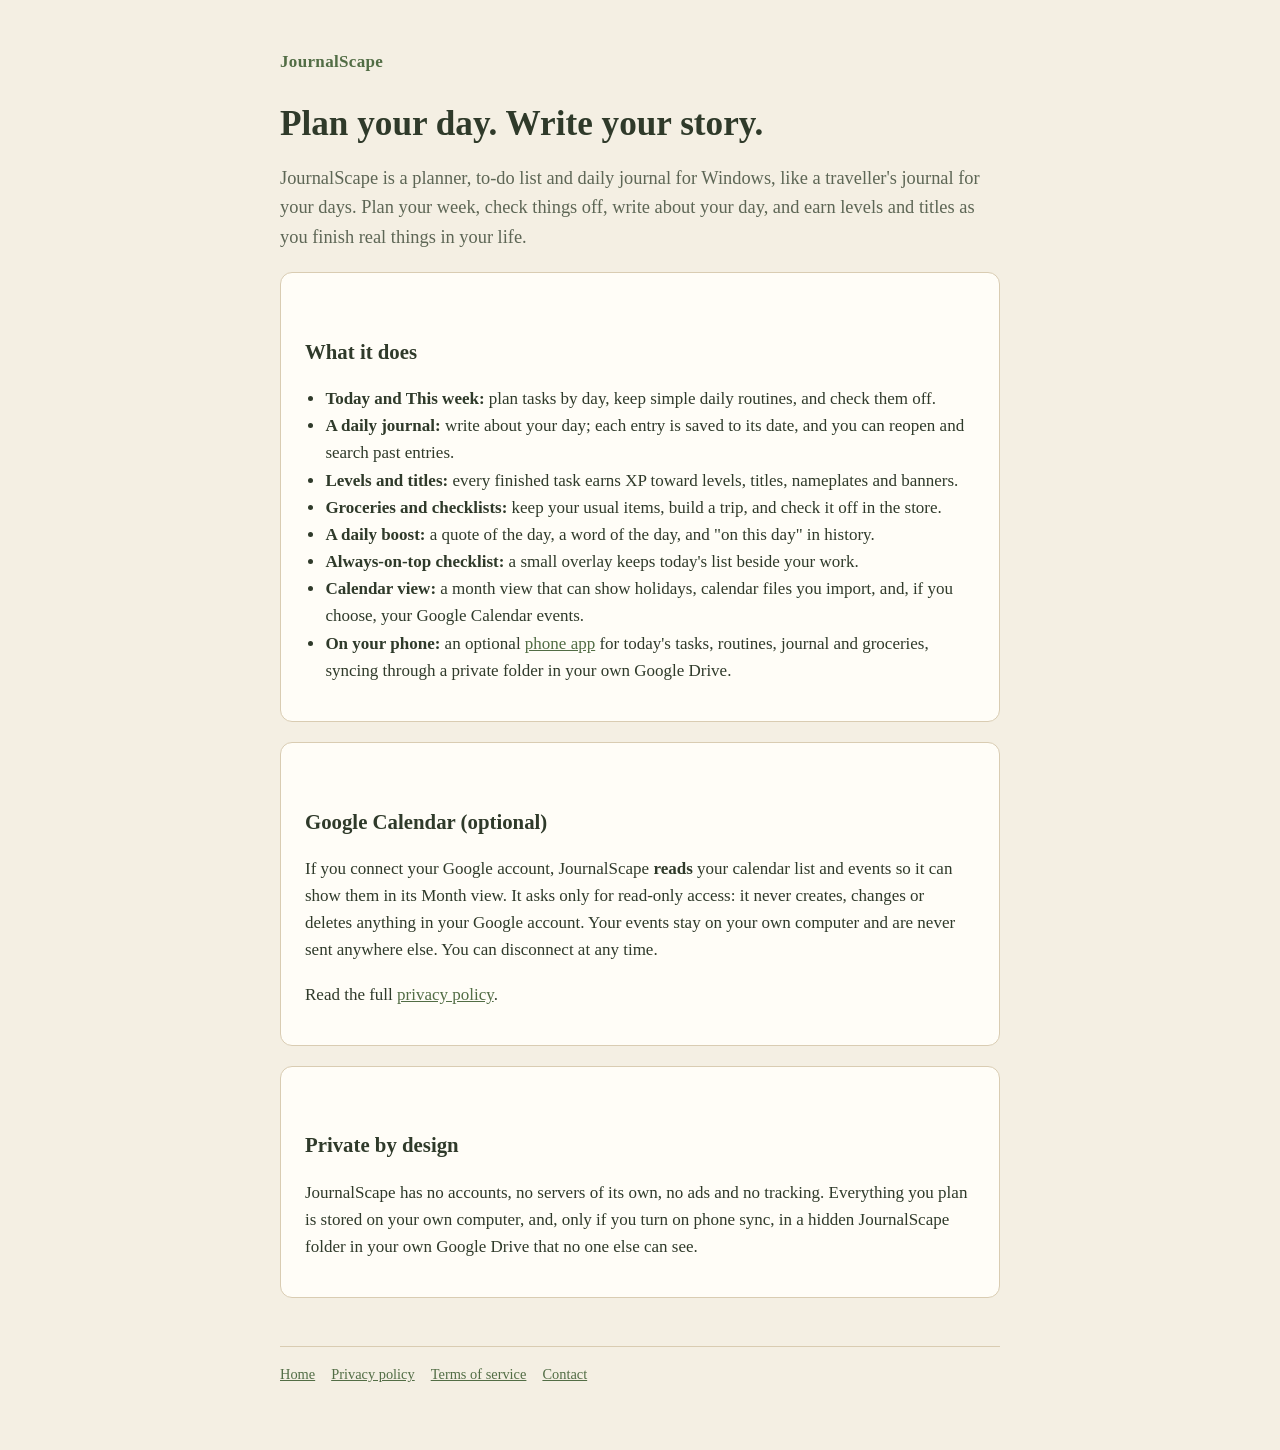
<file: index.html>
<!doctype html>
<html lang="en">
<head>
<meta charset="utf-8">
<meta name="viewport" content="width=device-width,initial-scale=1">
<title>JournalScape</title>
<meta name="description" content="JournalScape is a cozy planner, to-do list and daily journal for Windows, with levels and titles you earn by finishing real things.">
<link rel="stylesheet" href="style.css">
</head>
<body>
<main>
<header><a class="home" href="./">JournalScape</a></header>
<h1>Plan your day. Write your story.</h1>
<p class="lede">JournalScape is a planner, to-do list and daily journal for Windows, like a traveller's journal for your days. Plan your week, check things off, write about your day, and earn levels and titles as you finish real things in your life.</p>

<div class="card">
<h2>What it does</h2>
<ul>
<li><strong>Today and This week:</strong> plan tasks by day, keep simple daily routines, and check them off.</li>
<li><strong>A daily journal:</strong> write about your day; each entry is saved to its date, and you can reopen and search past entries.</li>
<li><strong>Levels and titles:</strong> every finished task earns XP toward levels, titles, nameplates and banners.</li>
<li><strong>Groceries and checklists:</strong> keep your usual items, build a trip, and check it off in the store.</li>
<li><strong>A daily boost:</strong> a quote of the day, a word of the day, and "on this day" in history.</li>
<li><strong>Always-on-top checklist:</strong> a small overlay keeps today's list beside your work.</li>
<li><strong>Calendar view:</strong> a month view that can show holidays, calendar files you import, and, if you choose, your Google Calendar events.</li>
<li><strong>On your phone:</strong> an optional <a href="app/">phone app</a> for today's tasks, routines, journal and groceries, syncing through a private folder in your own Google Drive.</li>
</ul>
</div>

<div class="card">
<h2>Google Calendar (optional)</h2>
<p>If you connect your Google account, JournalScape <strong>reads</strong> your calendar list and events so it can show them in its Month view. It asks only for read-only access: it never creates, changes or deletes anything in your Google account. Your events stay on your own computer and are never sent anywhere else. You can disconnect at any time.</p>
<p>Read the full <a href="privacy.html">privacy policy</a>.</p>
</div>

<div class="card">
<h2>Private by design</h2>
<p>JournalScape has no accounts, no servers of its own, no ads and no tracking. Everything you plan is stored on your own computer, and, only if you turn on phone sync, in a hidden JournalScape folder in your own Google Drive that no one else can see.</p>
</div>

<footer><a href="./">Home</a><a href="privacy.html">Privacy policy</a><a href="terms.html">Terms of service</a><a href="https://github.com/dillon-olivi/grovekeeper/issues">Contact</a></footer>
</main>
</body>
</html>
</file>
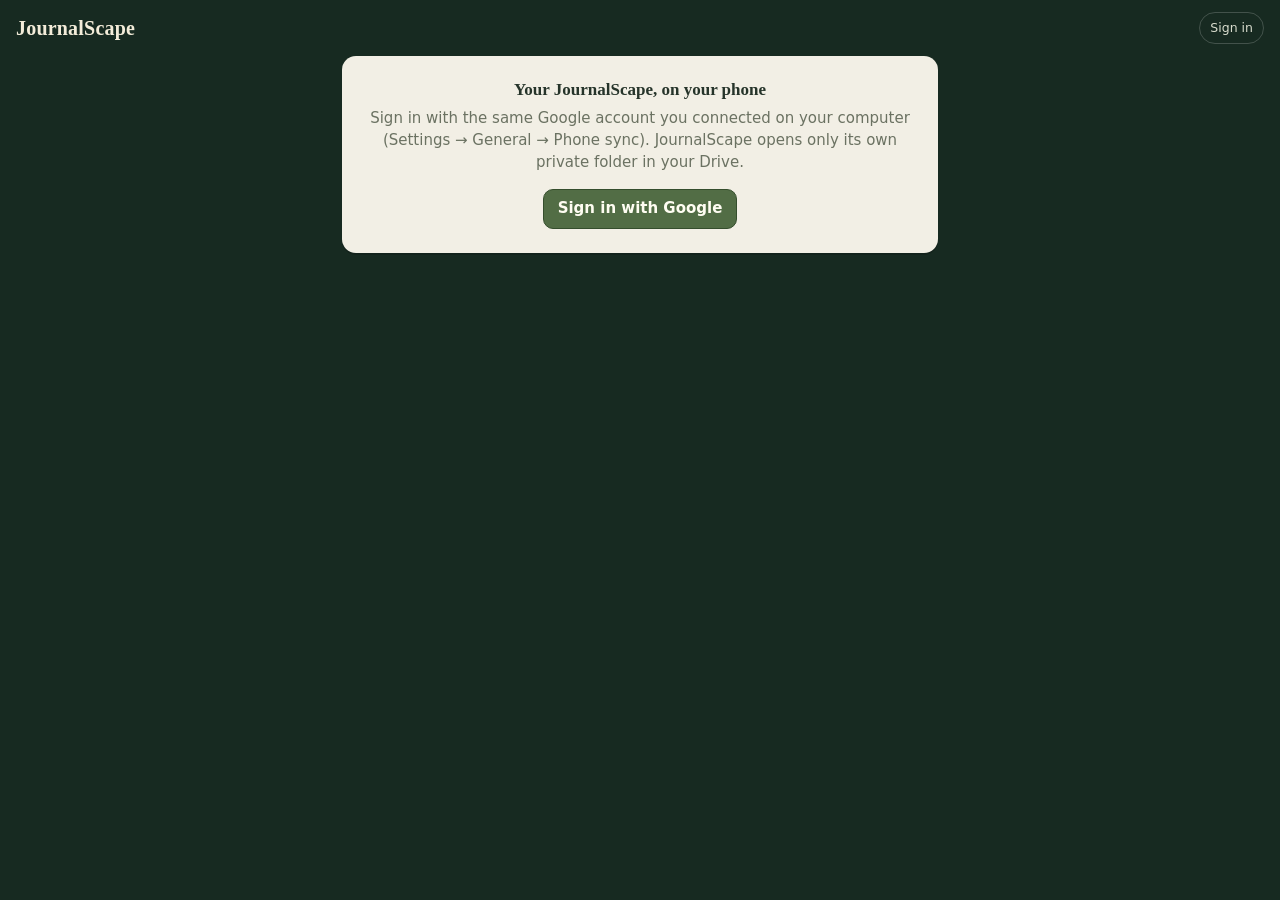
<file: app/index.html>
<!doctype html>
<html lang="en">
<head>
<meta charset="utf-8">
<meta name="viewport" content="width=device-width,initial-scale=1,viewport-fit=cover">
<meta name="theme-color" content="#1f3a2b">
<meta name="apple-mobile-web-app-capable" content="yes">
<meta name="apple-mobile-web-app-status-bar-style" content="black-translucent">
<meta name="apple-mobile-web-app-title" content="JournalScape">
<title>JournalScape</title>
<link rel="manifest" href="manifest.webmanifest">
<link rel="icon" href="icon-192.png">
<link rel="apple-touch-icon" href="icon-192.png">
<link rel="stylesheet" href="style.css">
</head>
<body>
<header class="bar"><strong>JournalScape</strong><button id="sync" class="sync" type="button" aria-live="polite">…</button></header>
<main id="app" aria-live="polite"></main>
<div id="toast" class="toast" role="status" hidden></div>
<script type="module" src="app.mjs"></script>
</body>
</html>
</file>
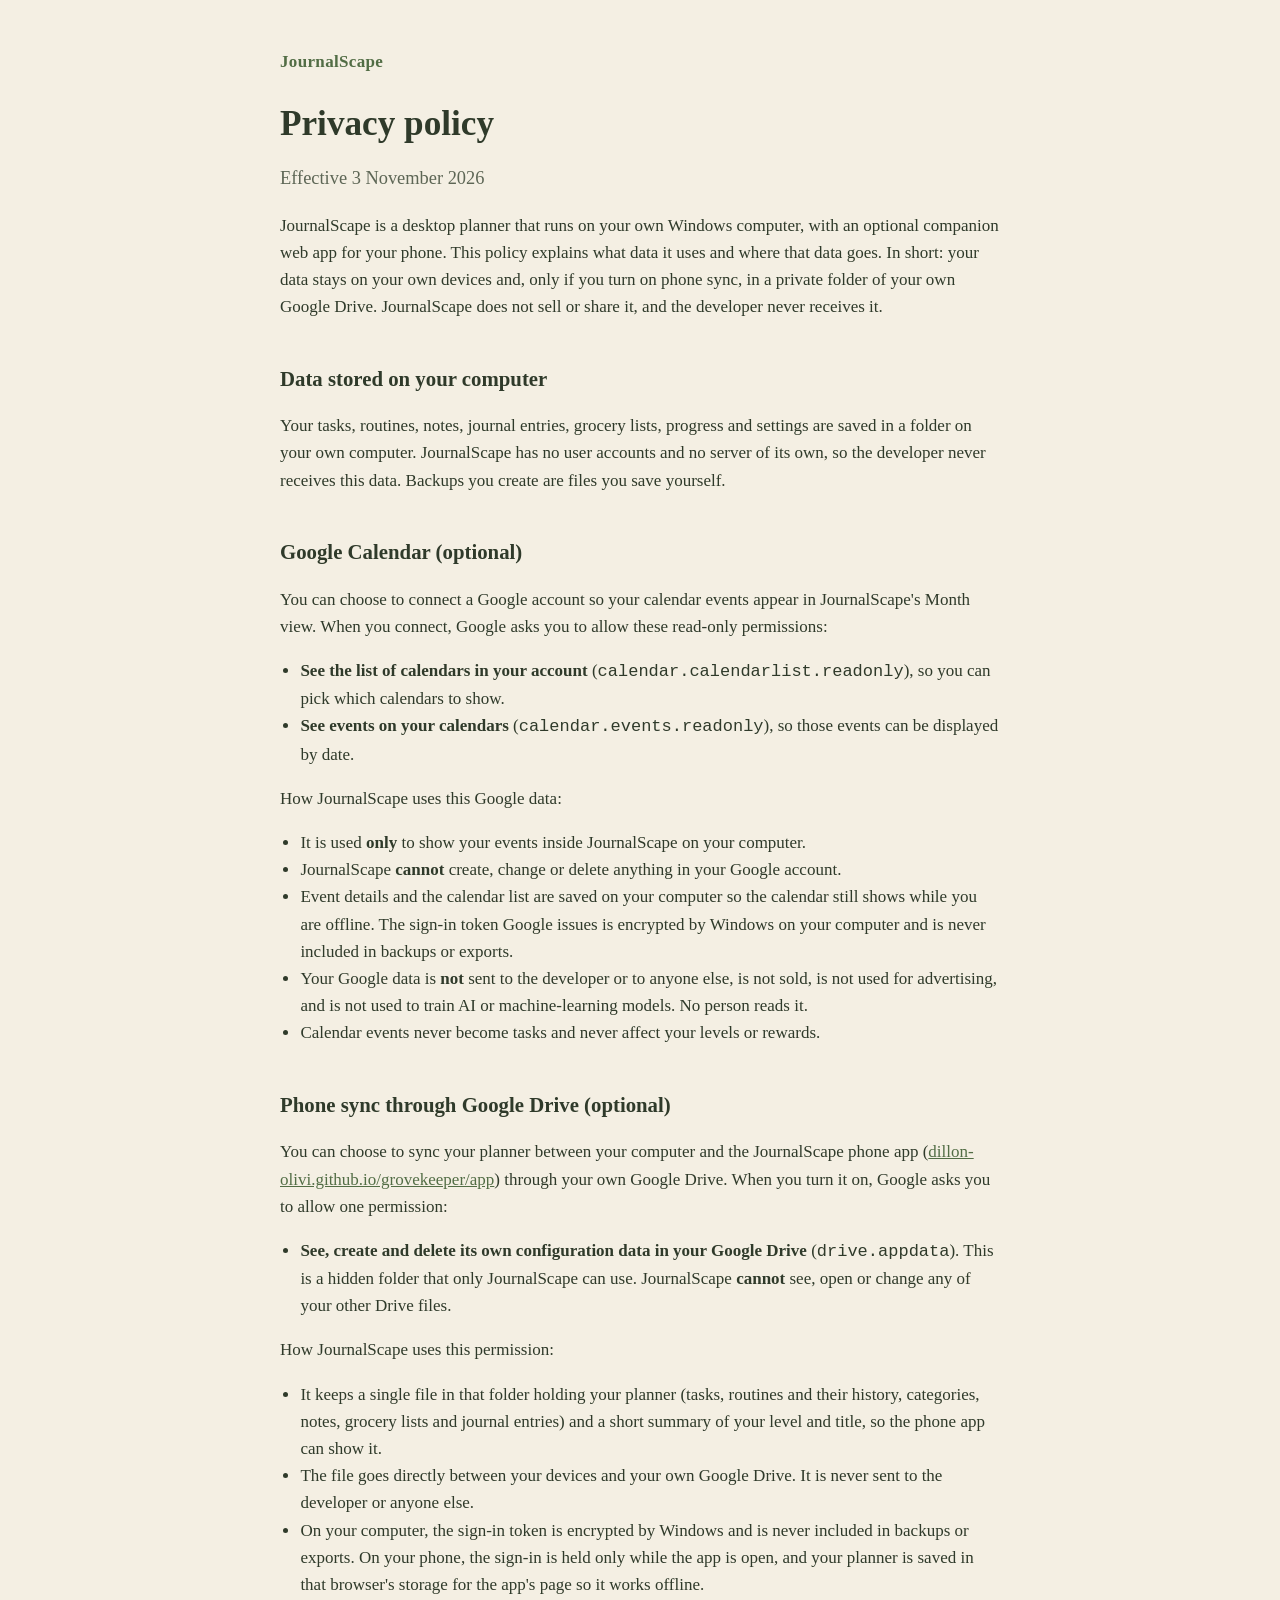
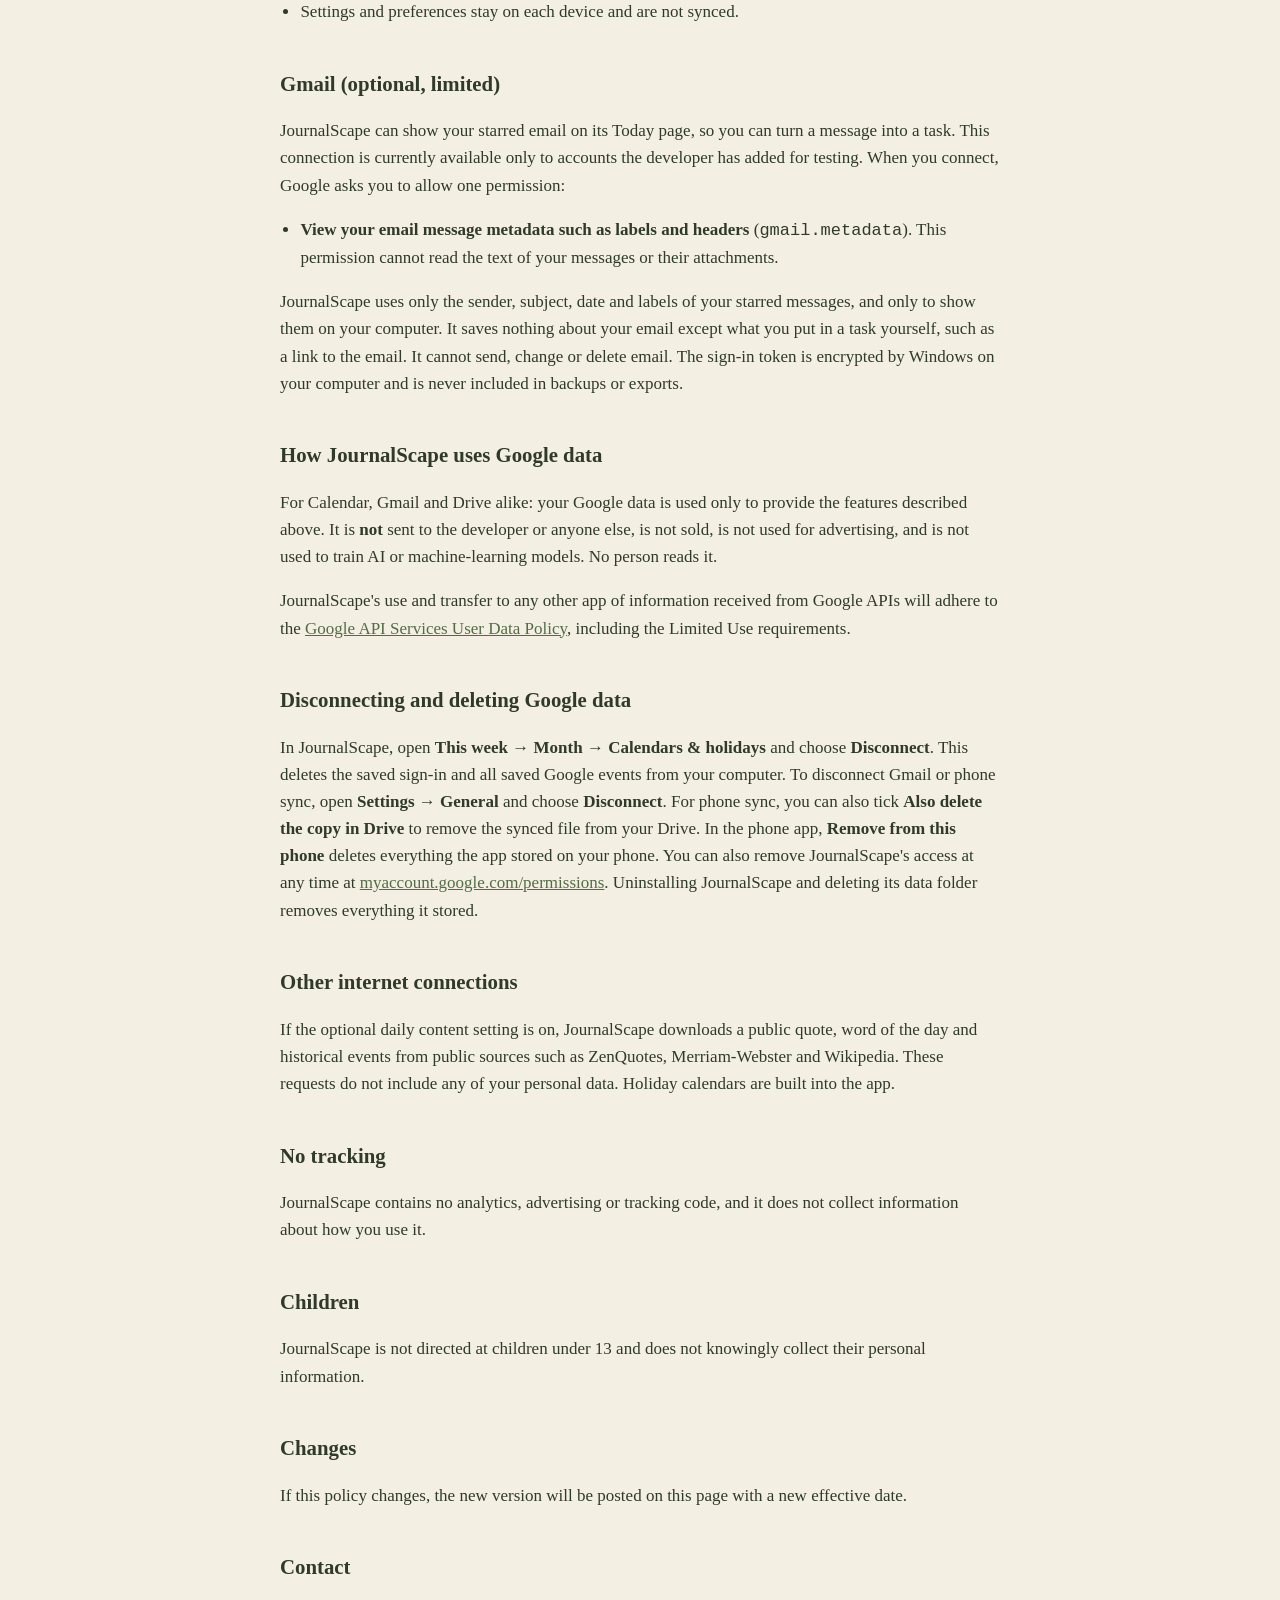
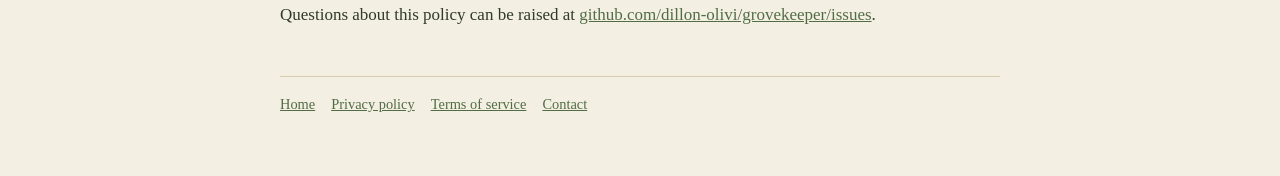
<file: privacy.html>
<!doctype html>
<html lang="en">
<head>
<meta charset="utf-8">
<meta name="viewport" content="width=device-width,initial-scale=1">
<title>JournalScape Privacy</title>
<meta name="description" content="How JournalScape handles your data, including optional Google Calendar, Gmail and Google Drive phone sync.">
<link rel="stylesheet" href="style.css">
</head>
<body>
<main>
<header><a class="home" href="./">JournalScape</a></header>
<h1>Privacy policy</h1>
<p class="lede">Effective 3 November 2026</p>

<p>JournalScape is a desktop planner that runs on your own Windows computer, with an optional companion web app for your phone. This policy explains what data it uses and where that data goes. In short: your data stays on your own devices and, only if you turn on phone sync, in a private folder of your own Google Drive. JournalScape does not sell or share it, and the developer never receives it.</p>

<h2>Data stored on your computer</h2>
<p>Your tasks, routines, notes, journal entries, grocery lists, progress and settings are saved in a folder on your own computer. JournalScape has no user accounts and no server of its own, so the developer never receives this data. Backups you create are files you save yourself.</p>

<h2>Google Calendar (optional)</h2>
<p>You can choose to connect a Google account so your calendar events appear in JournalScape's Month view. When you connect, Google asks you to allow these read-only permissions:</p>
<ul>
<li><strong>See the list of calendars in your account</strong> (<code>calendar.calendarlist.readonly</code>), so you can pick which calendars to show.</li>
<li><strong>See events on your calendars</strong> (<code>calendar.events.readonly</code>), so those events can be displayed by date.</li>
</ul>
<p>How JournalScape uses this Google data:</p>
<ul>
<li>It is used <strong>only</strong> to show your events inside JournalScape on your computer.</li>
<li>JournalScape <strong>cannot</strong> create, change or delete anything in your Google account.</li>
<li>Event details and the calendar list are saved on your computer so the calendar still shows while you are offline. The sign-in token Google issues is encrypted by Windows on your computer and is never included in backups or exports.</li>
<li>Your Google data is <strong>not</strong> sent to the developer or to anyone else, is not sold, is not used for advertising, and is not used to train AI or machine-learning models. No person reads it.</li>
<li>Calendar events never become tasks and never affect your levels or rewards.</li>
</ul>

<h2>Phone sync through Google Drive (optional)</h2>
<p>You can choose to sync your planner between your computer and the JournalScape phone app (<a href="app/">dillon-olivi.github.io/grovekeeper/app</a>) through your own Google Drive. When you turn it on, Google asks you to allow one permission:</p>
<ul>
<li><strong>See, create and delete its own configuration data in your Google Drive</strong> (<code>drive.appdata</code>). This is a hidden folder that only JournalScape can use. JournalScape <strong>cannot</strong> see, open or change any of your other Drive files.</li>
</ul>
<p>How JournalScape uses this permission:</p>
<ul>
<li>It keeps a single file in that folder holding your planner (tasks, routines and their history, categories, notes, grocery lists and journal entries) and a short summary of your level and title, so the phone app can show it.</li>
<li>The file goes directly between your devices and your own Google Drive. It is never sent to the developer or anyone else.</li>
<li>On your computer, the sign-in token is encrypted by Windows and is never included in backups or exports. On your phone, the sign-in is held only while the app is open, and your planner is saved in that browser's storage for the app's page so it works offline.</li>
<li>Settings and preferences stay on each device and are not synced.</li>
</ul>

<h2>Gmail (optional, limited)</h2>
<p>JournalScape can show your starred email on its Today page, so you can turn a message into a task. This connection is currently available only to accounts the developer has added for testing. When you connect, Google asks you to allow one permission:</p>
<ul>
<li><strong>View your email message metadata such as labels and headers</strong> (<code>gmail.metadata</code>). This permission cannot read the text of your messages or their attachments.</li>
</ul>
<p>JournalScape uses only the sender, subject, date and labels of your starred messages, and only to show them on your computer. It saves nothing about your email except what you put in a task yourself, such as a link to the email. It cannot send, change or delete email. The sign-in token is encrypted by Windows on your computer and is never included in backups or exports.</p>

<h2>How JournalScape uses Google data</h2>
<p>For Calendar, Gmail and Drive alike: your Google data is used only to provide the features described above. It is <strong>not</strong> sent to the developer or anyone else, is not sold, is not used for advertising, and is not used to train AI or machine-learning models. No person reads it.</p>
<p>JournalScape's use and transfer to any other app of information received from Google APIs will adhere to the <a href="https://developers.google.com/terms/api-services-user-data-policy">Google API Services User Data Policy</a>, including the Limited Use requirements.</p>

<h2>Disconnecting and deleting Google data</h2>
<p>In JournalScape, open <strong>This week → Month → Calendars &amp; holidays</strong> and choose <strong>Disconnect</strong>. This deletes the saved sign-in and all saved Google events from your computer. To disconnect Gmail or phone sync, open <strong>Settings → General</strong> and choose <strong>Disconnect</strong>. For phone sync, you can also tick <strong>Also delete the copy in Drive</strong> to remove the synced file from your Drive. In the phone app, <strong>Remove from this phone</strong> deletes everything the app stored on your phone. You can also remove JournalScape's access at any time at <a href="https://myaccount.google.com/permissions">myaccount.google.com/permissions</a>. Uninstalling JournalScape and deleting its data folder removes everything it stored.</p>

<h2>Other internet connections</h2>
<p>If the optional daily content setting is on, JournalScape downloads a public quote, word of the day and historical events from public sources such as ZenQuotes, Merriam-Webster and Wikipedia. These requests do not include any of your personal data. Holiday calendars are built into the app.</p>

<h2>No tracking</h2>
<p>JournalScape contains no analytics, advertising or tracking code, and it does not collect information about how you use it.</p>

<h2>Children</h2>
<p>JournalScape is not directed at children under 13 and does not knowingly collect their personal information.</p>

<h2>Changes</h2>
<p>If this policy changes, the new version will be posted on this page with a new effective date.</p>

<h2>Contact</h2>
<p>Questions about this policy can be raised at <a href="https://github.com/dillon-olivi/grovekeeper/issues">github.com/dillon-olivi/grovekeeper/issues</a>.</p>

<footer><a href="./">Home</a><a href="privacy.html">Privacy policy</a><a href="terms.html">Terms of service</a><a href="https://github.com/dillon-olivi/grovekeeper/issues">Contact</a></footer>
</main>
</body>
</html>
</file>
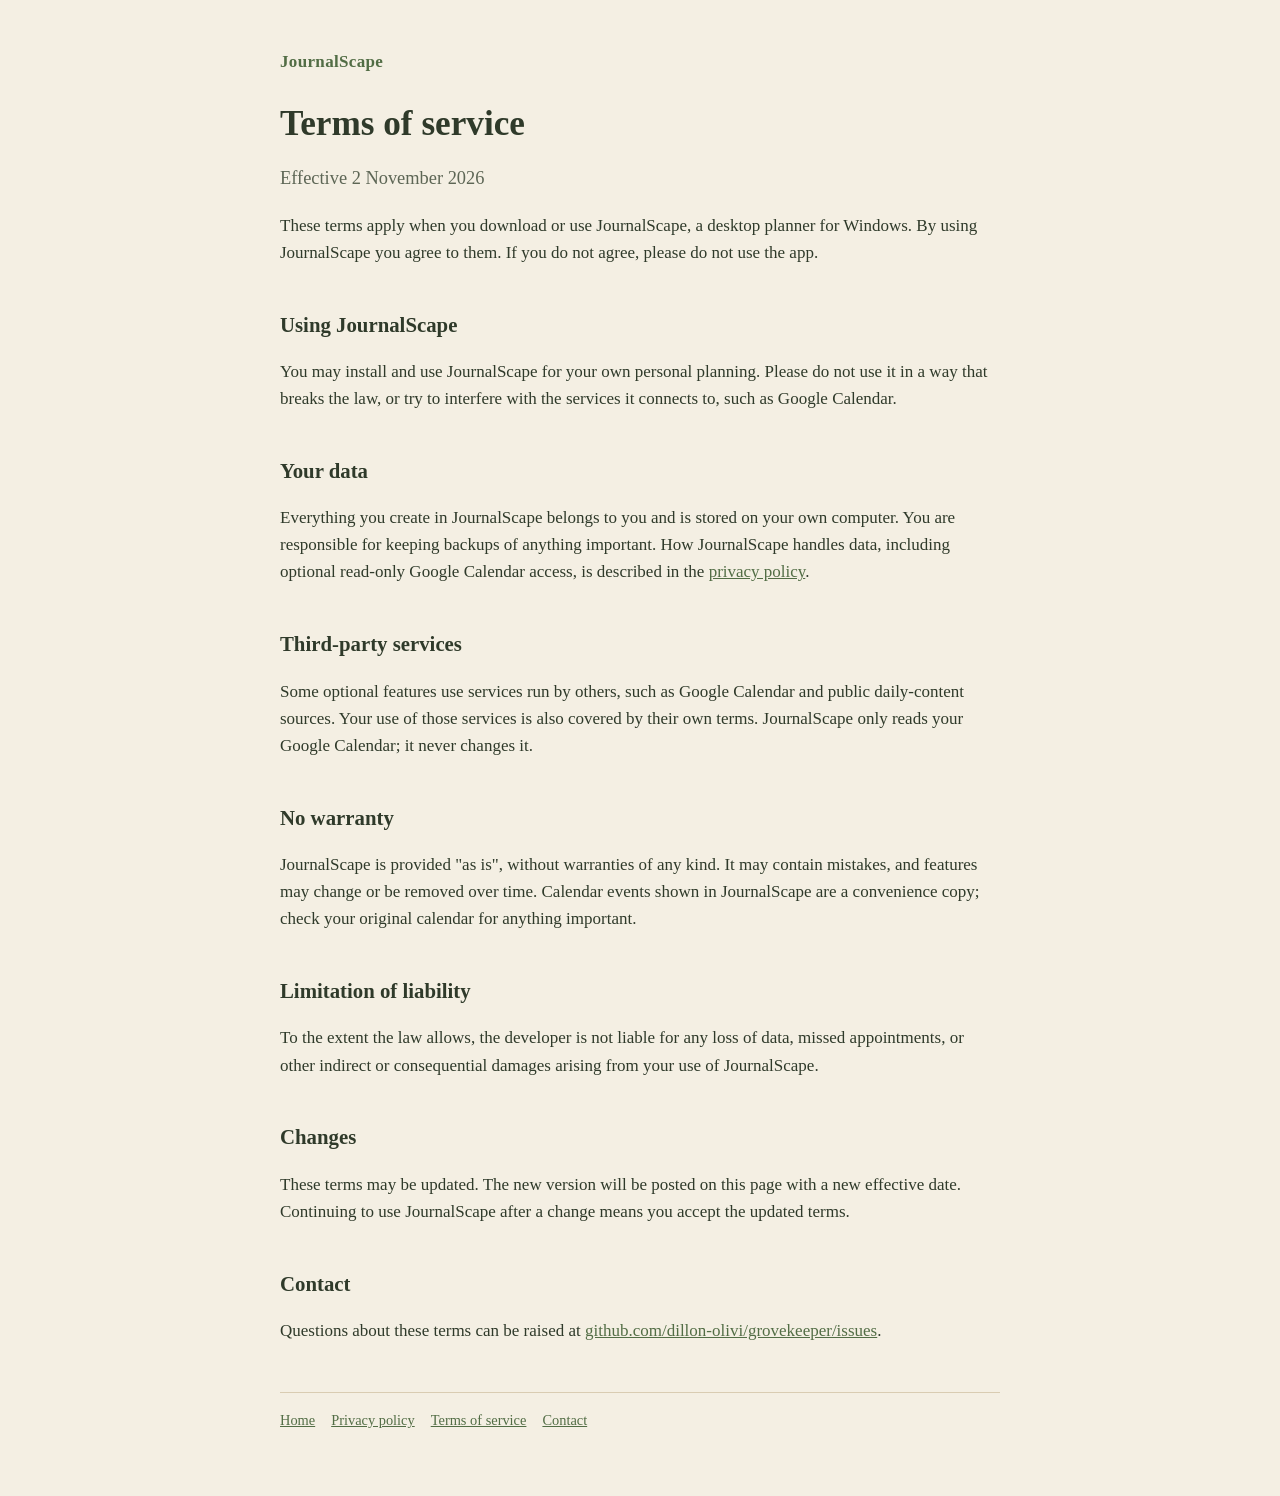
<file: terms.html>
<!doctype html>
<html lang="en">
<head>
<meta charset="utf-8">
<meta name="viewport" content="width=device-width,initial-scale=1">
<title>JournalScape Terms</title>
<meta name="description" content="Terms of service for the JournalScape desktop planner.">
<link rel="stylesheet" href="style.css">
</head>
<body>
<main>
<header><a class="home" href="./">JournalScape</a></header>
<h1>Terms of service</h1>
<p class="lede">Effective 2 November 2026</p>

<p>These terms apply when you download or use JournalScape, a desktop planner for Windows. By using JournalScape you agree to them. If you do not agree, please do not use the app.</p>

<h2>Using JournalScape</h2>
<p>You may install and use JournalScape for your own personal planning. Please do not use it in a way that breaks the law, or try to interfere with the services it connects to, such as Google Calendar.</p>

<h2>Your data</h2>
<p>Everything you create in JournalScape belongs to you and is stored on your own computer. You are responsible for keeping backups of anything important. How JournalScape handles data, including optional read-only Google Calendar access, is described in the <a href="privacy.html">privacy policy</a>.</p>

<h2>Third-party services</h2>
<p>Some optional features use services run by others, such as Google Calendar and public daily-content sources. Your use of those services is also covered by their own terms. JournalScape only reads your Google Calendar; it never changes it.</p>

<h2>No warranty</h2>
<p>JournalScape is provided "as is", without warranties of any kind. It may contain mistakes, and features may change or be removed over time. Calendar events shown in JournalScape are a convenience copy; check your original calendar for anything important.</p>

<h2>Limitation of liability</h2>
<p>To the extent the law allows, the developer is not liable for any loss of data, missed appointments, or other indirect or consequential damages arising from your use of JournalScape.</p>

<h2>Changes</h2>
<p>These terms may be updated. The new version will be posted on this page with a new effective date. Continuing to use JournalScape after a change means you accept the updated terms.</p>

<h2>Contact</h2>
<p>Questions about these terms can be raised at <a href="https://github.com/dillon-olivi/grovekeeper/issues">github.com/dillon-olivi/grovekeeper/issues</a>.</p>

<footer><a href="./">Home</a><a href="privacy.html">Privacy policy</a><a href="terms.html">Terms of service</a><a href="https://github.com/dillon-olivi/grovekeeper/issues">Contact</a></footer>
</main>
</body>
</html>
</file>
<file: style.css>
:root{--bg:#f4efe3;--card:#fffdf7;--ink:#2f3a2a;--muted:#5d6655;--accent:#526d45;--line:#d9ccb2}
@media (prefers-color-scheme:dark){:root{--bg:#1c2620;--card:#243129;--ink:#ece6d6;--muted:#b7b29f;--accent:#9cc28a;--line:#3b4a3f}}
*{box-sizing:border-box}
body{margin:0;overflow-wrap:anywhere;overflow-x:hidden;background:var(--bg);color:var(--ink);font:17px/1.6 Georgia,"Times New Roman",serif}
main{max-width:760px;margin:0 auto;padding:48px 20px 64px}
header{margin-bottom:28px}
header a.home{color:var(--accent);text-decoration:none;font-weight:bold;letter-spacing:.02em}
h1{font-size:2.2rem;line-height:1.2;margin:.2em 0 .3em}
h2{font-size:1.3rem;margin:2em 0 .4em}
p,li{color:var(--ink)}
.lede{font-size:1.15rem;color:var(--muted)}
.card{background:var(--card);border:1px solid var(--line);border-radius:12px;padding:20px 24px;margin:20px 0}
a{color:var(--accent)}
ul{padding-left:1.2em}
footer{margin-top:48px;padding-top:16px;border-top:1px solid var(--line);font-size:.9rem;color:var(--muted)}
footer a{margin-right:16px}
</file>
<file: app/style.css>
:root{--bg:#172a21;--panel:#f2efe5;--ink:#26342a;--muted:#6b7262;--accent:#526d45;--gold:#c8a25f;--line:#00000014;color-scheme:dark}
*{box-sizing:border-box}html{-webkit-text-size-adjust:100%}
body{margin:0;min-height:100vh;background:var(--bg);color:var(--ink);font:15px/1.45 'Segoe UI',system-ui,-apple-system,sans-serif;padding:env(safe-area-inset-top) 0 calc(env(safe-area-inset-bottom) + 24px)}
.bar{position:sticky;top:0;z-index:5;display:flex;align-items:center;justify-content:space-between;gap:10px;padding:12px 16px;background:var(--bg);color:#f3ecd9}
.bar strong{font:600 20px Georgia,'Times New Roman',serif;letter-spacing:.2px}
button{font:inherit;border-radius:10px;border:1px solid #8d9a7e;background:#e4e8da;color:#2f4628;padding:8px 14px;min-height:40px;cursor:pointer}
button.primary{background:var(--accent);border-color:#354e2d;color:#fffdf2;font-weight:600}
.sync{min-height:32px;padding:4px 10px;font-size:12.5px;background:transparent;border-color:#ffffff30;color:#d8dccd;border-radius:999px;max-width:58vw;overflow:hidden;text-overflow:ellipsis;white-space:nowrap}
main{padding:0 12px;display:grid;gap:12px;max-width:620px;margin:0 auto}
.card{background:var(--panel);border-radius:14px;padding:14px 16px;box-shadow:0 2px 0 #0000002a}
.card h2{font:600 17px Georgia,serif;margin:0 0 8px}.muted{color:var(--muted)}.small{font-size:12.5px}
.level{background:linear-gradient(135deg,#2c4a37,#1f3a2b);color:#f6efdc;border:1px solid #c8a25f70}
.level .row{display:flex;justify-content:space-between;align-items:baseline;gap:8px}.level .title{font:600 20px Georgia,serif}.level .lv{font-size:13px;letter-spacing:.06em;color:var(--gold)}
.track{height:7px;border-radius:9px;background:#00000040;margin:10px 0 6px;overflow:hidden}.track span{display:block;height:100%;background:var(--gold);border-radius:9px}
.level .small{color:#d6d9c8}
.level .pending{margin-top:6px;font-size:13px;font-weight:600;color:var(--gold)}
form.add{display:flex;gap:8px}form.add input{flex:1;min-width:0;font:inherit;padding:10px 12px;border-radius:10px;border:1px solid #a3a68f;background:#fbfaf6;color:var(--ink)}
.chips{display:flex;gap:6px;margin-top:8px}.chips button{min-height:32px;padding:4px 12px;font-size:13px}.chips button[aria-pressed=true]{background:var(--accent);color:#fff;border-color:#354e2d}
ul.list{list-style:none;margin:0;padding:0}ul.list li{display:flex;align-items:center;gap:12px;padding:9px 0;border-top:1px solid var(--line)}ul.list li:first-child{border-top:0}
.check{flex:none;width:30px;height:30px;min-height:0;padding:0;border-radius:50%;border:2px solid #748564;background:#fbfaf3;color:#fff;font-size:16px;line-height:1}
.check[aria-pressed=true]{background:#526f43;border-color:#354d2b}
.text{flex:1;min-width:0;overflow-wrap:anywhere}.done .text{text-decoration:line-through;color:var(--muted)}
.tag{font-size:11px;color:var(--muted);margin-left:4px}.when{font-size:12px;color:var(--muted)}
.del{flex:none;min-height:0;width:32px;height:32px;padding:0;border:0;background:transparent;color:#8a8f7e;font-size:18px}
.empty{color:var(--muted);font-size:14px;margin:4px 0}
.welcome{text-align:center;padding:24px 18px}.welcome p{margin:8px 0 16px}
.toast{position:fixed;left:50%;transform:translateX(-50%);bottom:calc(env(safe-area-inset-bottom) + 16px);background:#22352b;color:#f4efe0;padding:10px 12px 10px 16px;border-radius:12px;display:flex;gap:12px;align-items:center;box-shadow:0 8px 24px #0006;max-width:calc(100vw - 32px);font-size:14px}
.toast[hidden]{display:none}.toast button{min-height:32px;padding:4px 12px}
footer.foot{display:flex;justify-content:center;gap:8px;flex-wrap:wrap;padding:8px 0}footer.foot button{background:transparent;color:#cfd4c3;border-color:#ffffff30;font-size:13px;min-height:34px}
.tabs{display:grid;grid-template-columns:1fr 1fr;gap:4px;background:#0000002e;border-radius:12px;padding:4px}
.tabs button{min-height:38px;border:0;background:transparent;color:#d8dccd;font-weight:600}.tabs button[aria-selected=true]{background:var(--panel);color:var(--ink)}
h3.aisle{font:600 11.5px/1 'Segoe UI',system-ui,sans-serif;letter-spacing:.08em;text-transform:uppercase;color:var(--muted);margin:12px 0 2px}
.chips.wrap{flex-wrap:wrap}button.wide{width:100%;margin-top:10px}
.pill{flex:none;min-height:32px;padding:4px 12px;font-size:13px;border-radius:999px}.pill.on{background:var(--accent);color:#fff;border-color:#354e2d}
.tabs{grid-template-columns:1fr 1fr 1fr}
.journal .jhead{display:flex;align-items:center;gap:8px;margin-bottom:8px}.journal .jhead h2{flex:1;text-align:center;margin:0}.journal .jhead button{min-width:40px;font-size:20px;padding:2px 10px}
#jtitle{display:block;width:100%;margin:0 0 8px;padding:10px 14px;border-radius:10px;border:1px solid #c9b996;background:#fffdf6;color:var(--ink);font:600 18px/1.3 Georgia,serif}
#jtext{display:block;width:100%;min-height:46vh;resize:vertical;padding:14px;border-radius:10px;border:1px solid #c9b996;background:#fffdf6;color:var(--ink);font:16px/1.65 Georgia,serif}
button.jitem{display:grid;gap:2px;width:100%;text-align:left;border:0;background:transparent;padding:4px 0;min-height:0;color:var(--ink)}
button.jitem .when{font-size:12.5px}button.jitem strong{overflow:hidden;text-overflow:ellipsis;white-space:nowrap}button.jitem strong.untitled{font-style:italic;font-weight:600}

/* Journal download (4 November 2026). */
.jexport{display:flex;gap:8px;flex-wrap:wrap}.jexport select{flex:1;min-width:180px;min-height:40px;border-radius:10px;border:1px solid #c9b996;background:#fffdf6;color:var(--ink);padding:0 10px}

.jfoot{display:flex;align-items:center;justify-content:space-between;gap:10px;margin-top:8px}.jfinish{min-height:40px;padding:0 16px;border-radius:10px;border:0;background:#5f8148;color:#fff;font-weight:600}.jfinish.done{background:#e7efdc;color:#3e5a2c}
</file>
